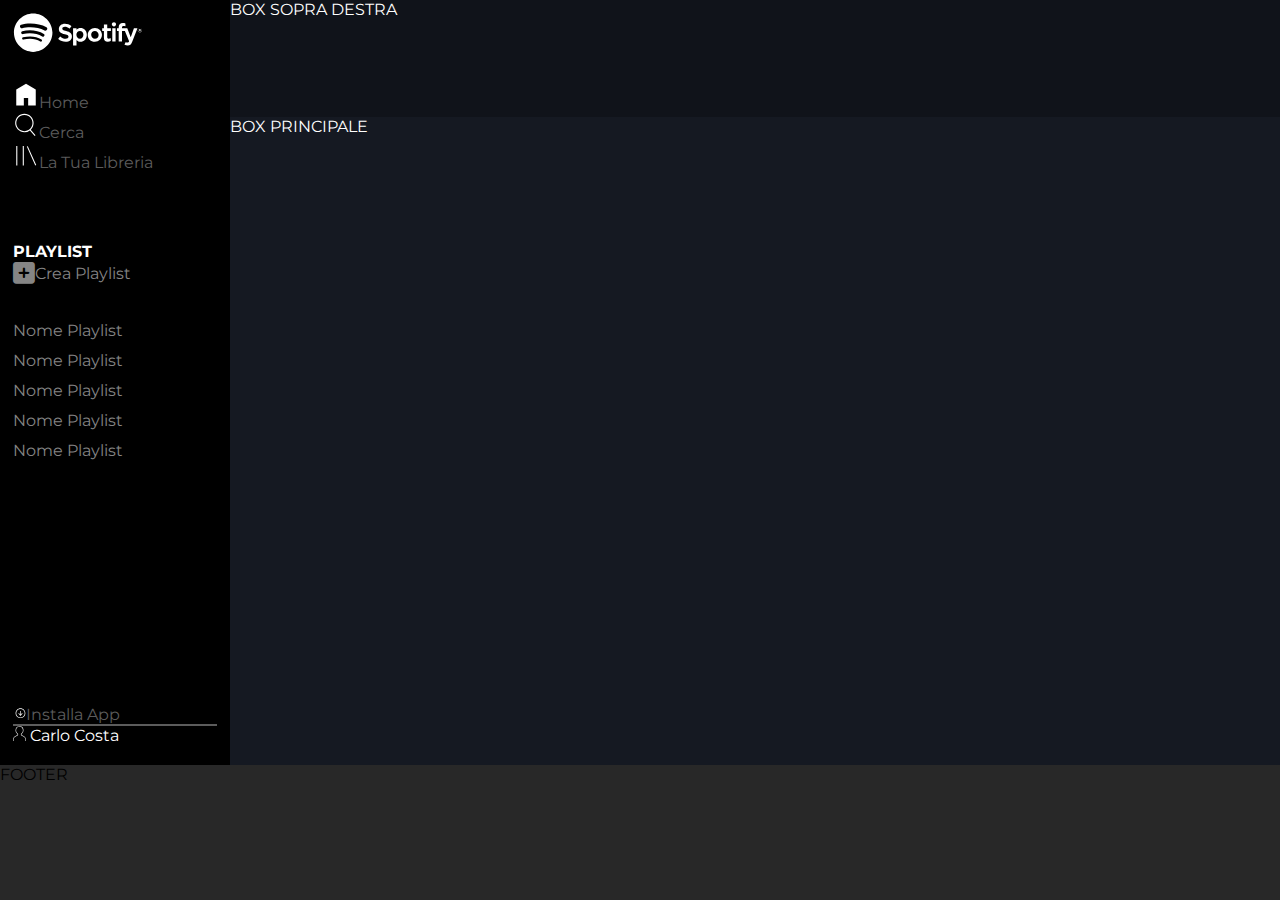
<file: day-1/index.html>
<!DOCTYPE html>
<html lang="en">
<head>
    <meta charset="UTF-8">
    <meta name="viewport" content="width=device-width, initial-scale=1.0">
    <!-- link a font awesome -->
    <link rel="stylesheet" href="https://cdnjs.cloudflare.com/ajax/libs/font-awesome/6.7.2/css/all.min.css" integrity="sha512-Evv84Mr4kqVGRNSgIGL/F/aIDqQb7xQ2vcrdIwxfjThSH8CSR7PBEakCr51Ck+w+/U6swU2Im1vVX0SVk9ABhg==" crossorigin="anonymous" referrerpolicy="no-referrer" >
    <!--link al font montserrat-->
    <link rel="preconnect" href="https://fonts.googleapis.com">
    <link rel="preconnect" href="https://fonts.gstatic.com" crossorigin>
    <link href="https://fonts.googleapis.com/css2?family=Montserrat:ital,wght@0,100..900;1,100..900&family=Nerko+One&display=swap" rel="stylesheet">
    <!-- link al css-->
    <link rel="stylesheet" href="/day-1/style.css">
    <title>Spotify Web</title>

    <!-- progetto web app responsive mobile first -->
</head>
<body>

    <div class="main-container">

    <main>
        <!-- struttura a container con due colonne,all'intyerno di quella di destra due righe -->

        <div class="container">
            <div class="box-left">
                <!-- BOX LEFT -->
                 <div>
                    <img src="/img/logo.svg" alt="logo" id="logo">
                    <img src="/img/logo-small.svg" id="logo-small">
                 </div>
                 <div>
                    <ul>
                        <li>
                            <a href="#">
                                <img src="/img/home.svg" alt="Homepage" ><span class="main-menu-desc">Home</span>
                            </a>
                        </li>

                        <li>
                            <a href="#">
                                <img src="/img/search.svg" alt="Cerca"><span class="main-menu-desc">Cerca</span>
                            </a>
                        </li>

                        <li>
                            <a href="#">
                                <img src="/img/libreria.svg" alt=""><span class="main-menu-desc">La Tua Libreria</span>
                            </a>
                        </li>
                    </ul>
                 </div>

                 <div class="left-center">
                 <section class="playlist">
                    <h4>PLAYLIST</h4>

                    <div class="add-playlist">
                        <div> 
                            <i class="fa-solid fa-square-plus"></i>
                        </div>

                        <div>
                            <span>Crea Playlist</span>
                        </div>

                    </div>

                    <ul>
                        <li><a href="#">Nome Playlist</a></li>
                        <li><a href="#">Nome Playlist</a></li>
                        <li><a href="#">Nome Playlist</a></li>
                        <li><a href="#">Nome Playlist</a></li>
                        <li><a href="#">Nome Playlist</a></li>
                    </ul>

                 </section>
                 </div>
                <div class="left-bottom">
                    <div class="download">
                        <a href="#">
                            <img src="/img/download.svg" alt="download"><span class="install">Installa App</span>
                        </a>
                        
                        <hr class="hr">

                        <div class="profilo">
                            <a href="#">
                                <img src="/img/profile.svg" alt="profile"> <span class="profile">Carlo Costa</span>
                            </a>
                        </div>
                    </div>

                </div>



            </div>

            <div class="box-right">
                <div class="right-header">
                    BOX SOPRA DESTRA
                </div>
                <div class="right-main">
                    BOX PRINCIPALE
                </div>
            </div>


        </div>
    </main>

    <footer>
        <!-- container fisso -->
         FOOTER
    </footer>

    </div>
    
</body>
</html>
</file>
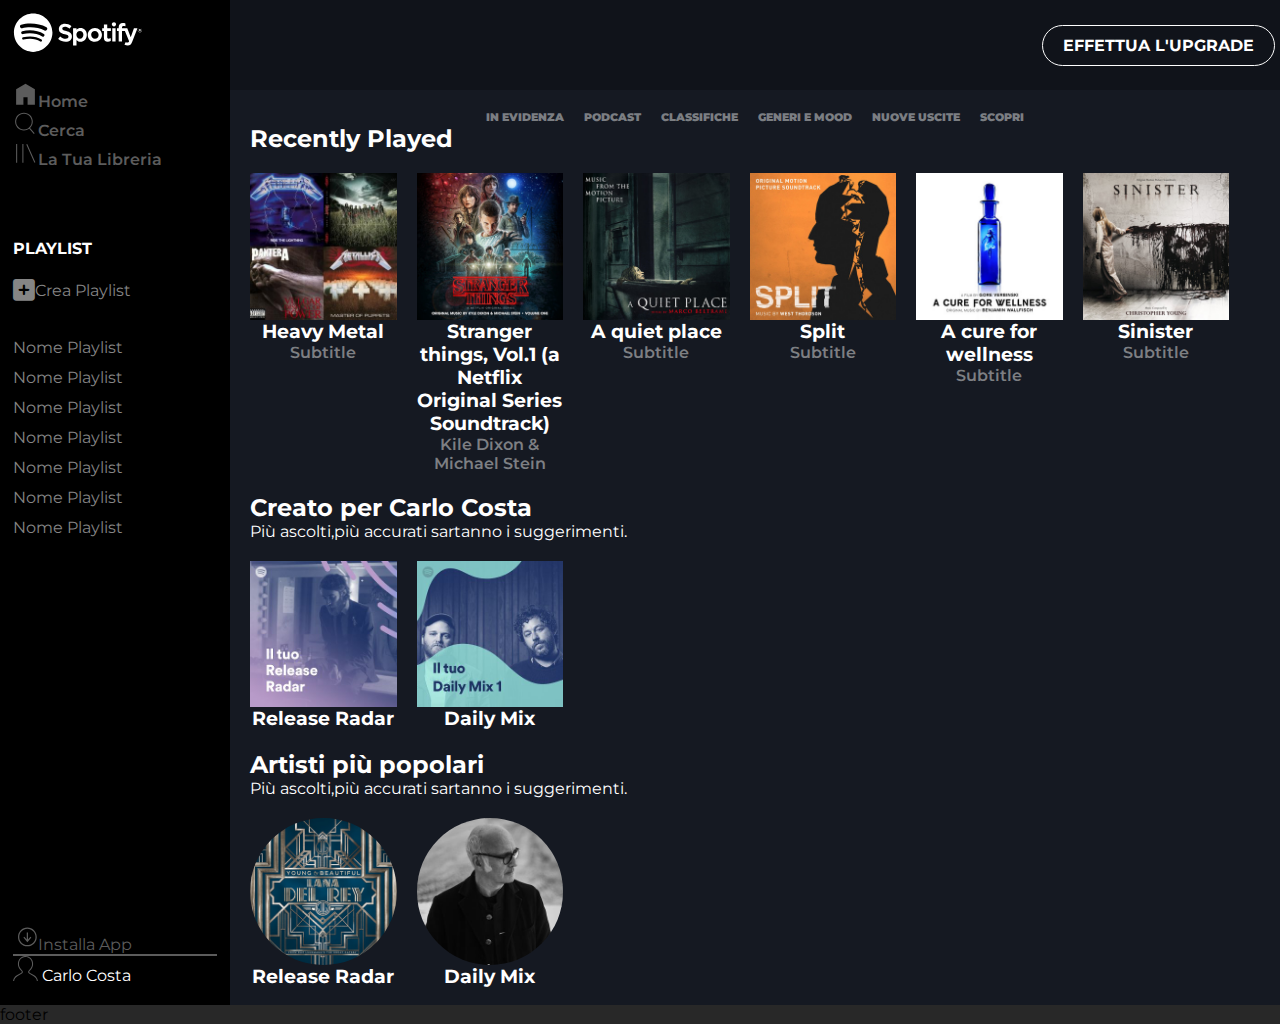
<file: day-2/index.html>
<!DOCTYPE html>
<html lang="en">
<head>
    <meta charset="UTF-8">
    <meta name="viewport" content="width=device-width, initial-scale=1.0">
    <!-- link a font awesome -->
    <link rel="stylesheet" href="https://cdnjs.cloudflare.com/ajax/libs/font-awesome/6.7.2/css/all.min.css" integrity="sha512-Evv84Mr4kqVGRNSgIGL/F/aIDqQb7xQ2vcrdIwxfjThSH8CSR7PBEakCr51Ck+w+/U6swU2Im1vVX0SVk9ABhg==" crossorigin="anonymous" referrerpolicy="no-referrer" >
    <!--link al font montserrat-->
    <link rel="preconnect" href="https://fonts.googleapis.com">
    <link rel="preconnect" href="https://fonts.gstatic.com" crossorigin>
    <link href="https://fonts.googleapis.com/css2?family=Montserrat:ital,wght@0,100..900;1,100..900&family=Nerko+One&display=swap" rel="stylesheet">
    <!-- link al css-->
    <link rel="stylesheet" href="/day-2/style.css">
    <title>Spotify Web</title>

    <!-- progetto web app responsive mobile first -->
</head>
<body>

    <div class="main-container">

    <main>
        <!-- struttura a container con due colonne,all'intyerno di quella di destra due righe -->

        <div class="container">
            <div class="box-left">
                <!-- BOX LEFT -->
                 <div>
                    <img src="/img/logo.svg" alt="logo" id="logo">
                    <img src="/img/logo-small.svg" alt="logo-small" id="logo-small">
                 </div>
                 <div>
                    <ul>
                        <li>
                            <a href="#">
                                <div class="icon-default home"></div><span class="main-menu-desc">Home</span>
                            </a>
                        </li>

                        <li>
                            <a href="#">
                                <div class="icon-default cerca"></div><span class="main-menu-desc">Cerca</span>
                            </a>
                        </li>

                        <li>
                            <a href="#">
                                <div class="icon-default libreria"></div><span class="main-menu-desc">La Tua Libreria</span>
                            </a>
                        </li>
                    </ul>
                 </div>

                 <div class="left-center">
                 <section class="playlist">
                    <h4>PLAYLIST</h4>

                    <div class="add-playlist">
                        <div> 
                            <i class="fa-solid fa-square-plus"></i>
                        </div>

                        <div>
                            <span>Crea Playlist</span>
                        </div>

                    </div>

                    <ul>
                        <li><a href="#">Nome Playlist</a></li>
                        <li><a href="#">Nome Playlist</a></li>
                        <li><a href="#">Nome Playlist</a></li>
                        <li><a href="#">Nome Playlist</a></li>
                        <li><a href="#">Nome Playlist</a></li>
                        <li><a href="#">Nome Playlist</a></li>
                        <li><a href="#">Nome Playlist</a></li>
                    </ul>

                 </section>
                 </div>
                <div class="left-bottom">
                    <div class="download">
                        <a href="#">
                            <div class="icon-default download"></div><span class="install">Installa App</span>
                        </a>
                        
                        <hr class="hr">

                        <div class="profilo">
                            <a href="#">
                                <div class="icon-default profilo"></div> <span class="profile">Carlo Costa</span>
                            </a>
                        </div>
                    </div>

                </div>



            </div>

            <div class="box-right">
                <div class="right-header">
                    <div><strong class="upgrade">EFFETTUA L'UPGRADE</strong></div>
                </div>
                <div class="right-main">
                    

                    <div class="type">
                        <!-- container flex con lista non ordinata di link e div vuoti da usare come hover -->
                         <ul>
                            <li>
                                <strong>IN EVIDENZA</strong>
                                <div class="under-type"></div>
                            </li>

                            <li>
                                <strong>PODCAST</strong>
                                <div class="under-type"></div>
                            </li>

                            <li>
                                <strong>CLASSIFICHE</strong>
                                <div class="under-type"></div>
                            </li>

                            <li>
                                <strong>GENERI E MOOD</strong>
                                <div class="under-type"></div>
                            </li>

                            <li>
                                <strong>NUOVE USCITE</strong>
                                <div class="under-type"></div>
                            </li>

                            <li>
                                <strong>SCOPRI</strong>
                                <div class="under-type"></div>
                            </li>
                         </ul>
                    </div>

                    <section class="recently">

                        <h2>Recently Played</h2>
                        <!-- sezione con 6 card che wrappano a seconda della dimensione in resp -->
                        <div class="card-container">
                            <div class="card">
                                <div class="image-container">
                                    <img src="/img/metal_lifting.jpg" alt="metal">
                                    <div class="album-hover">
                                        <i class="fa-regular fa-circle-play"></i>
                                    </div>
                                </div>
                                <h3>Heavy Metal</h3>
                                <p>Subtitle</p>

                            </div>

                            <div class="card">

                                <div class="image-container">    
                                <img src="/img/stranger.jpeg" alt="stranger">
                                <div class="album-hover">
                                    <i class="fa-regular fa-circle-play"></i>
                                </div>
                                </div>
                                <h3>Stranger things, Vol.1 (a Netflix Original Series Soundtrack)</h3>
                                <p>Kile Dixon & Michael Stein</p>

                            </div>

                            <div class="card">
                                <div class="image-container">
                                <img src="/img/aquietplace.jpeg" alt="">
                                <div class="album-hover">
                                    <i class="fa-regular fa-circle-play"></i>
                                </div>
                                </div>
                                <h3>A quiet place</h3>
                                <p>Subtitle</p>

                            </div>

                            <div class="card">
                                <div class="image-container">
                                <img src="/img/split.jpeg" alt="">
                                <div class="album-hover">
                                    <i class="fa-regular fa-circle-play"></i>
                                </div>
                                </div>
                                <h3>Split</h3>
                                <p>Subtitle</p>

                            </div>

                            <div class="card">
                                <div class="image-container">
                                <img src="/img/cure.jpeg" alt="">
                                <div class="album-hover">
                                    <i class="fa-regular fa-circle-play"></i>
                                </div>
                                </div>
                                <h3>A cure for wellness </h3>
                                <p>Subtitle</p>

                            </div>

                            <div class="card">
                                <div class="image-container">
                                <img src="/img/sinister.jpeg" alt="">
                                <div class="album-hover">
                                    <i class="fa-regular fa-circle-play"></i>
                                </div>
                            </div>
                                <h3>Sinister</h3>
                                <p>Subtitle </p>

                            </div>
                        
                        
                        </div>     

                    </section>

                    <section class="john-Doe">
                        <!-- sezione con due card -->

                        <h2>Creato per Carlo Costa</h2>
                        <p>Più ascolti,più accurati sartanno i suggerimenti.</p>

                        <div class="card-container">
                            <div class="card">
                                <div class="image-container">
                                    <img src="/img/radar.jpeg" alt="radar">
                                        <div class="album-hover">
                                            <i class="fa-regular fa-circle-play"></i>
                                        </div>
                                        
                                <h3>Release Radar</h3>
                                </div>
                            </div>
                                

                            

                            <div class="card">
                                <div class="image-container">
                                    <img src="/img/mixdaily.jpeg" alt="mix-daily">
                                         <div class="album-hover">
                                            <i class="fa-regular fa-circle-play"></i>
                                        </div>
                                    
                                <h3>Daily Mix</h3>
                                
                                </div>
                            </div>                            
                        </div>
                    </section>

                    <section class="popular">
                        <!-- sezione con due card -->
    
                        <h2>Artisti più popolari</h2>
                        <p>Più ascolti,più accurati sartanno i suggerimenti.</p>
    
                        <div class="card-container">
                                <div class="card">
                                    <div class="image-container">
                                        <img src="/img/youg.jpeg" alt="youg">
                                            <div class="album-hover">
                                                <i class="fa-regular fa-circle-play"></i>
                                            </div>
                                    <h3>Release Radar</h3>
                                    </div>
                                    
    
                                </div>
    
                                <div class="card">
                                    <div class="image-container">
                                            <img src="/img/einaudi.jpeg" alt="stranger">
                                                <div class="album-hover">
                                                     <i class="fa-regular fa-circle-play"></i>
                                                </div>
                                    <h3>Daily Mix</h3>
                                    </div>                            
                                </div>
                        </div>
                    </section>
                </div>
            </div>


        </div>
    </main>

    <footer>
        <div class="footer-container">
            footer
        </div>
    </footer>
    


</div>

    
    
</body>
</html>
</file>
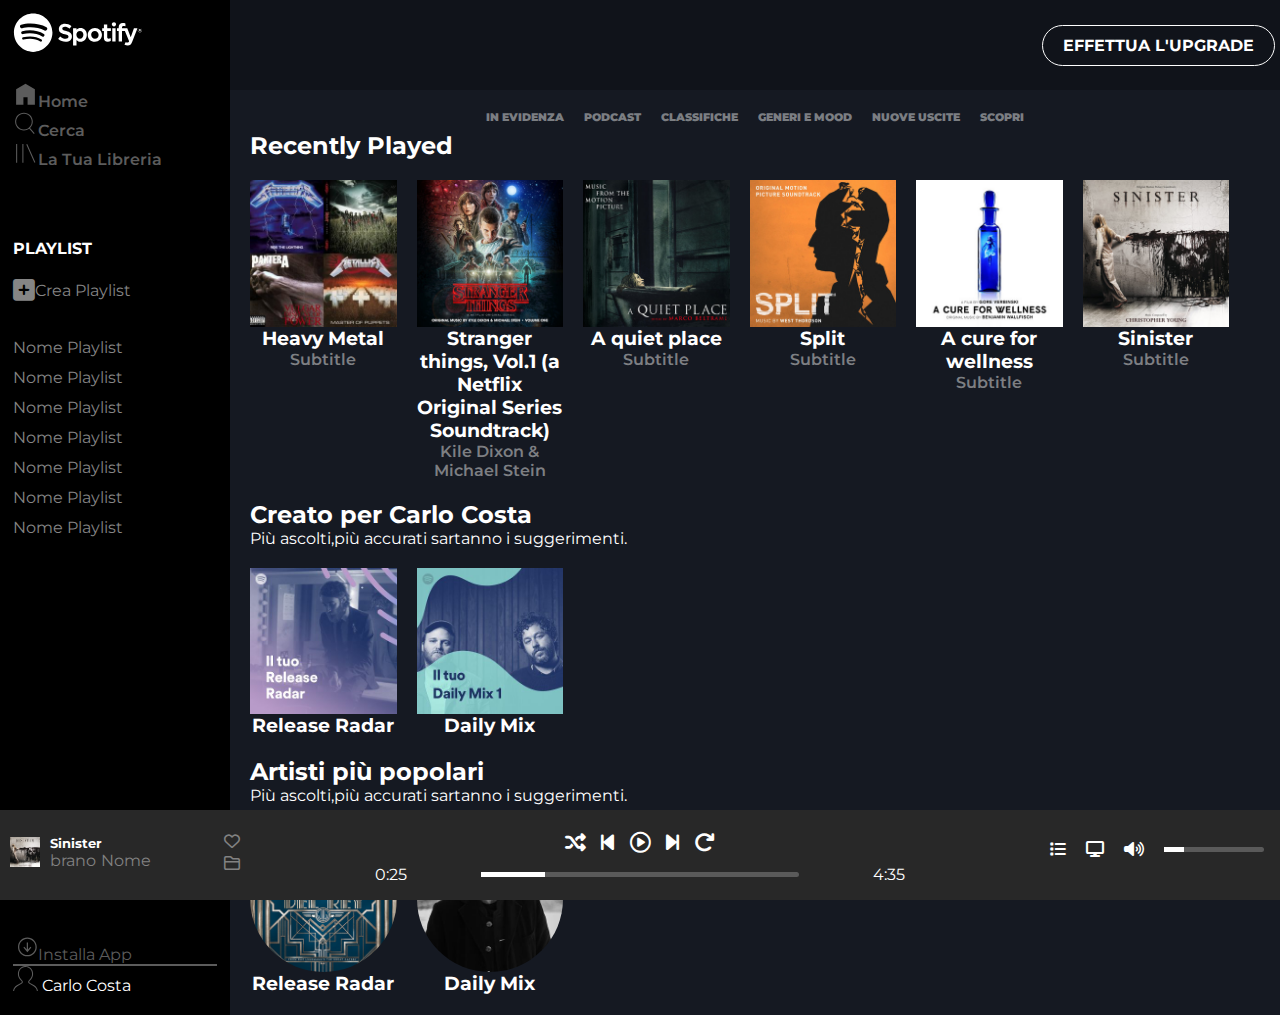
<file: day-3/index.html>
<!DOCTYPE html>
<html lang="en">
<head>
    <meta charset="UTF-8">
    <meta name="viewport" content="width=device-width, initial-scale=1.0">
    <!-- link a font awesome -->
    <link rel="stylesheet" href="https://cdnjs.cloudflare.com/ajax/libs/font-awesome/6.7.2/css/all.min.css" integrity="sha512-Evv84Mr4kqVGRNSgIGL/F/aIDqQb7xQ2vcrdIwxfjThSH8CSR7PBEakCr51Ck+w+/U6swU2Im1vVX0SVk9ABhg==" crossorigin="anonymous" referrerpolicy="no-referrer" >
    <!--link al font montserrat-->
    <link rel="preconnect" href="https://fonts.googleapis.com">
    <link rel="preconnect" href="https://fonts.gstatic.com" crossorigin>
    <link href="https://fonts.googleapis.com/css2?family=Montserrat:ital,wght@0,100..900;1,100..900&family=Nerko+One&display=swap" rel="stylesheet">
    <!-- link al css-->
    <link rel="stylesheet" href="/day-3/style.css">
    <title>Spotify Web</title>

    <!-- progetto web app responsive mobile first -->
</head>
<body>

    <div class="main-container">

    <main>
        <!-- struttura a container con due colonne,all'intyerno di quella di destra due righe -->

        <div class="container">
            <div class="box-left">
                <!-- BOX LEFT -->
                 <div>
                    <img src="../img/logo.svg" alt="logo" id="logo">
                    <img src="../img/logo-small.svg" alt="logo-small" id="logo-small">
                 </div>
                 <div>
                    <ul>
                        <li>
                            <a href="#">
                                <div class="icon-default home"></div><span class="main-menu-desc">Home</span>
                            </a>
                        </li>

                        <li>
                            <a href="#">
                                <div class="icon-default cerca"></div><span class="main-menu-desc">Cerca</span>
                            </a>
                        </li>

                        <li>
                            <a href="#">
                                <div class="icon-default libreria"></div><span class="main-menu-desc">La Tua Libreria</span>
                            </a>
                        </li>
                    </ul>
                 </div>

                 <div class="left-center">
                 <section class="playlist">
                    <h4>PLAYLIST</h4>

                    <div class="add-playlist">
                        <div> 
                            <i class="fa-solid fa-square-plus"></i>
                        </div>

                        <div>
                            <span>Crea Playlist</span>
                        </div>

                    </div>

                    <ul>
                        <li><a href="#">Nome Playlist</a></li>
                        <li><a href="#">Nome Playlist</a></li>
                        <li><a href="#">Nome Playlist</a></li>
                        <li><a href="#">Nome Playlist</a></li>
                        <li><a href="#">Nome Playlist</a></li>
                        <li><a href="#">Nome Playlist</a></li>
                        <li><a href="#">Nome Playlist</a></li>
                    </ul>

                 </section>
                 </div>
                <div class="left-bottom">
                    <div class="download">
                        <a href="#">
                            <div class="icon-default download"></div><span class="install">Installa App</span>
                        </a>
                        
                        <hr class="hr">

                        <div class="profilo">
                            <a href="#">
                                <div class="icon-default profilo"></div> <span class="profile">Carlo Costa</span>
                            </a>
                        </div>
                    </div>

                </div>



            </div>

            <div class="box-right">
                <div class="right-header">
                    <div><strong class="upgrade">EFFETTUA L'UPGRADE</strong></div>
                </div>
                <div class="right-main">
                    

                    <div class="type">
                        <!-- container flex con lista non ordinata di link e div vuoti da usare come hover -->
                         <ul>
                            <li>
                                <strong>IN EVIDENZA</strong>
                                <div class="under-type"></div>
                            </li>

                            <li>
                                <strong>PODCAST</strong>
                                <div class="under-type"></div>
                            </li>

                            <li>
                                <strong>CLASSIFICHE</strong>
                                <div class="under-type"></div>
                            </li>

                            <li>
                                <strong>GENERI E MOOD</strong>
                                <div class="under-type"></div>
                            </li>

                            <li>
                                <strong>NUOVE USCITE</strong>
                                <div class="under-type"></div>
                            </li>

                            <li>
                                <strong>SCOPRI</strong>
                                <div class="under-type"></div>
                            </li>
                         </ul>
                    </div>

                    <section class="recently">

                        <h2>Recently Played</h2>
                        <!-- sezione con 6 card che wrappano a seconda della dimensione in resp -->
                        <div class="card-container">
                            <div class="card">
                                <div class="image-container">
                                    <img src="../img/metal_lifting.jpg" alt="metal">
                                    <div class="album-hover">
                                        <i class="fa-regular fa-circle-play"></i>
                                    </div>
                                </div>
                                <h3>Heavy Metal</h3>
                                <p>Subtitle</p>

                            </div>

                            <div class="card">

                                <div class="image-container">    
                                <img src="../img/stranger.jpeg" alt="stranger">
                                <div class="album-hover">
                                    <i class="fa-regular fa-circle-play"></i>
                                </div>
                                </div>
                                <h3>Stranger things, Vol.1 (a Netflix Original Series Soundtrack)</h3>
                                <p>Kile Dixon & Michael Stein</p>

                            </div>

                            <div class="card">
                                <div class="image-container">
                                <img src="../img/aquietplace.jpeg" alt="">
                                <div class="album-hover">
                                    <i class="fa-regular fa-circle-play"></i>
                                </div>
                                </div>
                                <h3>A quiet place</h3>
                                <p>Subtitle</p>

                            </div>

                            <div class="card">
                                <div class="image-container">
                                <img src="../img/split.jpeg" alt="">
                                <div class="album-hover">
                                    <i class="fa-regular fa-circle-play"></i>
                                </div>
                                </div>
                                <h3>Split</h3>
                                <p>Subtitle</p>

                            </div>

                            <div class="card">
                                <div class="image-container">
                                <img src="../img/cure.jpeg" alt="">
                                <div class="album-hover">
                                    <i class="fa-regular fa-circle-play"></i>
                                </div>
                                </div>
                                <h3>A cure for wellness </h3>
                                <p>Subtitle</p>

                            </div>

                            <div class="card">
                                <div class="image-container">
                                <img src="../img/sinister.jpeg" alt="">
                                <div class="album-hover">
                                    <i class="fa-regular fa-circle-play"></i>
                                </div>
                            </div>
                                <h3>Sinister</h3>
                                <p>Subtitle </p>

                            </div>
                        
                        
                        </div>     

                    </section>

                    <section class="john-Doe">
                        <!-- sezione con due card -->

                        <h2>Creato per Carlo Costa</h2>
                        <p>Più ascolti,più accurati sartanno i suggerimenti.</p>

                        <div class="card-container">
                            <div class="card">
                                <div class="image-container">
                                    <img src="../img/radar.jpeg" alt="radar">
                                        <div class="album-hover">
                                            <i class="fa-regular fa-circle-play"></i>
                                        </div>
                                        
                                <h3>Release Radar</h3>
                                </div>
                            </div>
                                

                            

                            <div class="card">
                                <div class="image-container">
                                    <img src="../img/mixdaily.jpeg" alt="mix-daily">
                                         <div class="album-hover">
                                            <i class="fa-regular fa-circle-play"></i>
                                        </div>
                                    
                                <h3>Daily Mix</h3>
                                
                                </div>
                            </div>                            
                        </div>
                    </section>

                    <section class="popular">
                        <!-- sezione con due card -->
    
                        <h2>Artisti più popolari</h2>
                        <p>Più ascolti,più accurati sartanno i suggerimenti.</p>
    
                        <div class="card-container">
                                <div class="card">
                                    <div class="image-container">
                                        <img src="../img/youg.jpeg" alt="youg">
                                            <div class="album-hover">
                                                <i class="fa-regular fa-circle-play"></i>
                                            </div>
                                    <h3>Release Radar</h3>
                                    </div>
                                    
    
                                </div>
    
                                <div class="card">
                                    <div class="image-container">
                                            <img src="../img/einaudi.jpeg" alt="stranger">
                                                <div class="album-hover">
                                                     <i class="fa-regular fa-circle-play"></i>
                                                </div>
                                    <h3>Daily Mix</h3>
                                    </div>                            
                                </div>
                        </div>
                    </section>
                </div>
            </div>


        </div>
    </main>

    <footer>
        <div class="footer-container">

            <div class="footer-left">
                
                <div class="song">
                    <img src="../img/sinister.jpeg" alt="sinister">
                    <div class="info-song">
                    <h5>Sinister</h5>
                    
                    <div class="name-song">
                    <span>brano</span>
                    
                    <span>Nome</span>
                    </div>

                    </div>
                </div>

                <div class="favorit">
                    <i class="fa-regular fa-heart"></i>
                    <i class="fa-regular fa-folder-closed"></i>
                </div>

            </div>

            <div class="footer-center">
                

                <div class="tools">
                    <ul>
                        <li><i class="fa-solid fa-shuffle"></i></li>
                        <li><i class="fa-solid fa-backward-step"></i></li>
                        <li><i class="fa-regular fa-circle-play"></i></li>
                        <li><i class="fa-solid fa-forward-step"></i></li>
                        <li><i class="fa-solid fa-arrow-rotate-right"></i></li>
                    </ul>
                </div>

                <div class="time">

                    <span>0:25</span>
                    <div class="container-barra">
                    <div class="barra"></div>
                    </div>
                    <span>4:35</span>
                </div>

            </div>
            
            <div class="footer-right">
                

                <div class="volume">
                    <ul>
                        <li><i class="fa-solid fa-list"></i></li>
                        <li><i class="fa-solid fa-display"></i></li>
                        <li><i class="fa-solid fa-volume-high"></i></li>
                        <li>
                            <div class="container-barra-dx">
                                <div class="barra-dx"></div>
                            </div>
                        </li>
                    </ul>
                </div>

            </div>
        </div>
    </footer>
    
</div>

    
    
</body>
</html>
</file>
<file: day-1/style.css>
/* RESET */

*{
    margin: 0;
    padding: 0;
    box-sizing: border-box;
    font-family: "Montserrat", serif;
}

/* COMMON */

body{
    height: 100%;
}

.main-container{
    display: flex;
    flex-direction: column;
    height: 100vh;
    /* background-color: aqua; */
    
}

img {
    width: 100%;
    display: block;
}

li {
    list-style-type: none;
    
}

a{
    text-decoration: none;
    color: #5c5c5c;
}

/* MAIN */

.container {
    display: flex;
    justify-content: space-between;
    flex-grow: 1;
    
}

.box-left{
    /* width: 25%;  */
    background-color: lightblue;
    height: 85vh;
    padding: 13px 13px 20px;
    display: flex;
    flex-direction: column;
    justify-content: flex-start;
    
}

.box-right{
    display: flex;
    flex-direction: column;
    /* width: 75%; */
    flex-grow: 1;
    /* height: 85vh;     */
    /* background-color: chocolate; */
}

.right-header{
    background-color: #10131a;
    color: #ffffff;
    flex-grow: 1;
    height: 13vh;
}

.right-main{
    background-color: #151922;
    color: #ffffff;
    flex-grow: 1;
    height: 72vh;
}

/* BOX-LEFT */
.box-left{
    background-color: #000000;
    color: #5c5c5c;
    
    
}
#logo{
    display: none;
}

#logo-small{
    width: 27px;
}

.box-left ul{
    margin-top: 30px;
}


.box-left li img{
    display: inline;
    width: 26px; 
     
}

.main-menu-desc{
    display: none;
}

.left-center{
    margin-top: 70px;
}

.playlist{
    
    color: #858585;
    display: none; 
}

.playlist h4{
    color: #ffffff;
    
}

.playlist li a{
    color: #858585;
    line-height: 30px;

}

.add-playlist{
    display: flex;
    align-items: center;
}

.fa-square-plus{
    font-size: 25px;
}

.left-bottom{
margin-top: auto;
}

.download img{
    display: inline-block;
    width: 13px;
    
}

.install,.profile,.hr {
    display: none;
}




/* FOOTER */

footer{
    width: 100%;
    height: 15vh;
    background-color: #282828;
}



/* RESPONSIVE */

/* TABLET */


/* @media screen and (min-width:768px)  {
    
} */



/* COMPUTER */

@media screen and (min-width:992px)  {

    #logo {
        display: block;
        width: 130px;
    }

    #logo-small {
        display: none;
    }

    .main-menu-desc{
        display: unset;
    }

    .playlist {
        display: unset;   
    }
    
    .install,.profile{
        display: unset;
    }

    .hr{
        display: block;
        border: 1px solid #5c5c5c;
    }

    .profile{
        color: #ffffff;
        
    }

    .box-left{
        width: 230px;
    }
}
</file>
<file: day-2/style.css>
/* RESET */

*{
    margin: 0;
    padding: 0;
    box-sizing: border-box;
    font-family: "Montserrat", serif;
}

/* COMMON */

body{
    height: 100%;
}

.main-container{
    display: flex;
    flex-direction: column;
    height: 100vh;
    flex-grow: 1;

    /* background-color: aqua; */
    
}

img {
    width: 100%;
    display: block;
}

li {
    list-style-type: none;
    
}

a{
    text-decoration: none;
    color: #5c5c5c;
}

/* MAIN */

.container {
    display: flex;
    justify-content: space-between;
    flex-grow: 1;
    min-height: 0;
}

.box-left{
    width: 50px;
    background-color: lightblue;
    /* height: 85vh; */
    padding: 13px 13px 20px;
    flex-shrink: 0;
    display: flex;
    flex-direction: column;
    justify-content: flex-start;
    background-color: #000000;
    color: #5c5c5c;
    
}

.box-right{
    display: flex;
    flex-direction: column;
    /* width: 75%; */
    flex-grow: 1;
    /* overflow-y: auto; */
    /* height: 85vh;     */
    /* background-color: chocolate; */
}

.right-header{
    background-color: #10131a;
    color: #ffffff;
    flex-grow: 1;
    height: 90px;
    /* height: 13vh; */

}

.right-main{
    background-color: #151922;
    color: #ffffff;
    flex-grow: 1;
    height: 915px;
    overflow-y: auto;
    /* height: 72vh; */
}

/* BOX-LEFT */

#logo{
    display: none;
}

#logo-small{
    width: 27px;
}

.box-left ul{
    margin-top: 30px;
}

.box-left ul li{
    display: flex;
    justify-content: center;
    align-items: center;
    
}

.icon-default{
    width: 25px;
    height: 25px;
    background-color: #5c5c5c ;
    display: inline-block;
}

.icon-default.home{
    mask-image: url(/img/home.svg);
    mask-size: cover;
}

.icon-default.cerca{
    mask-image: url(/img/search.svg);
    mask-size: cover;
}

.icon-default.libreria{
    mask-image: url(/img/libreria.svg);
    mask-size: cover;
}

.icon-default.download{
    mask-image: url(/img/download.svg);
    mask-size: cover;
}

.icon-default.profilo{
    mask-image: url(/img/profile.svg);
    mask-size: cover;
}



.main-menu-desc{
    display: none;
}

.left-center{
    margin-top: 70px;
}

.playlist{
    
    color: #858585;
    display: none; 
}

.playlist h4{
    color: #ffffff;
    margin-bottom: 20px;
    
}

.playlist li a{
    color: #858585;
    line-height: 30px;

}

.add-playlist{
    display: flex;
    align-items: center;
}

.fa-square-plus{
    font-size: 25px;
}

.left-bottom{
margin-top: auto;
}

.download img{
    display: inline-block;
    width: 13px;
    
}

.profile{
    color: #ffffff;
    
}

.install,.profile,.hr {
    display: none;
}

/* BOX RIGHT TOP */
.box-right{
    overflow-y: scroll;  
}

.right-header{
    display: flex;
    justify-content: flex-end;
    align-items: center;
    padding-right: 5px;
}
.upgrade{
    padding: 10px 20px;
    border-radius: 40px;
    border: 1px solid #ffffff;
    width: 215px;
}

/* BOX RIGHT MAIN */

    /* type */

.type{
    display: flex;
    justify-content: center;
    padding: 0 20px;
    
}

.type ul{
    display: flex;
    gap: 20px;
    padding-top: 20px;
    flex-wrap: wrap;
    justify-content: center;
}

.type li{
    width: calc(25% - 20px);
    font-size: 0.7em;
    font-weight: 700;
    color: #7b7e82;
    text-align: center;
    display: flex;
    flex-direction: column;  
}

.under-type{
    width: 30px;
    border: 1px solid #151922;
    align-self: center;
    margin-top: 5px;
    display: none;
}


.type li:hover .under-type {
    border-color: #adff2f; 
    background-color: #adff2f; 
    display: block;  
}

    /* section */


.recently,
.john-Doe,
.popular
{
    padding: 0 20px; 
    
}

.card-container{
    display: flex;
    flex-wrap: wrap; 
    justify-content: space-between; 
    gap: 20px;
    margin-top: 20px;
}

.card img {
    max-width: 100%;
    
  }

.card{
    width: calc(50% - 10px);
    margin-bottom: 20px;
    text-align: center; 
}

.popular img{
    border-radius: 51%;
}

.card p{
    color: #7d7f83;
    font-weight: 600;
}

/* hover su album */
.image-container{
    position: relative;
}

.album-hover{
    position: absolute;
    background-color: rgba(0, 0, 0, 0.5);
    top: 0;
    left: 0;
    width: 100%;
    height: 100%;
    display: none;
    align-items: center;
    justify-content: center;
}

.image-container:hover .album-hover{
    display: flex;
    color: #ffffff;
    font-size: 50px;

}


/* FOOTER */

footer{
    width: 100%;
    height: 90px;
    background-color: #282828;
    /* position: fixed;
    left: 0;
    bottom: 0;
    z-index: 5; */
}


/* RESPONSIVE */

/* SMALL */


@media screen and (min-width:576px)  {


    .box-left{
        width: 230px;
    }

    #logo {
        display: block;
        width: 130px;
    }

    #logo-small {
        display: none;
    }

    .box-left ul li{
        
        justify-content:flex-start;
        
    }

    .main-menu-desc{
        display: unset;
        font-weight: 600;
    }

    .playlist {
        display: unset;   
    }
    
    .install,.profile{
        display: unset;
    }

    .hr{
        display: block;
        border: 1px solid #5c5c5c;
    }

    /* .type li{
        width: calc(33% - 20px);
        font-size: 0.8em;
    } */
    

    
}


/* MEDIUM */

@media screen and (min-width:768px)  {

    /* .type li{
        width: calc(20% - 20px);
        font-size: 0.9em;
    } */

    .card-container{
        justify-content: flex-start;

    }

    .card{
        width: calc(25% - 15px);
        margin-bottom: 20px;
        text-align: center; 
    }
    

}


/* COMPUTER */

@media screen and (min-width:992px)  {

    .type ul{
        display: flex;
        gap: 20px;
        padding-top: 20px;
        flex-wrap: nowrap;
        justify-content: center;
        white-space: nowrap;
    }

    .card{
        width: calc(15% - 5px);
        margin-bottom: 20px;
        text-align: center; 
    }



 




}
</file>
<file: day-3/style.css>
/* RESET */

*{
    margin: 0;
    padding: 0;
    box-sizing: border-box;
    font-family: "Montserrat", serif;
}

/* COMMON */



.main-container{
    display: flex;
    flex-direction: column;
    /* height: 100vh; */
    flex-grow: 1;
    /* background-color: aqua; */  
}

img {
    width: 100%;
    display: block;
}

li {
    list-style-type: none; 
}

a{
    text-decoration: none;
    color: #5c5c5c;
}

/* HOVER COMMON */


a:hover, .playlist:hover, .main-menu-desc:hover, .under-type:hover, .profile:hover, .song h5:hover, 
.name-song span:hover, .card h3:hover, .card p:hover, i:hover, li a:hover, .type li:hover {
    color: #ffffff;     
}

.right-header .upgrade:hover {
    background-color: #092086; 
    transform: scale(1.5); 
}

i:hover {
    transform: scale(1.5); 
}


/* MAIN BOXES */

.container {
    display: flex;
    justify-content: space-between;
    flex-grow: 1;
    min-height: 0;
}

.box-left{
    width: 50px;
    background-color: lightblue;
    /* height: 85vh; */
    padding: 13px 13px 20px;
    flex-shrink: 0;
    display: flex;
    flex-direction: column;
    justify-content: flex-start;
    background-color: #000000;
    color: #5c5c5c;
    
}

.box-right{
    display: flex;
    flex-direction: column;
    /* width: 75%; */
    flex-grow: 1;
    /* overflow-y: auto; */
    /* height: 85vh;     */
    /* background-color: chocolate; */
    overflow-y: scroll; 
}

.right-header{
    background-color: #10131a;
    color: #ffffff;
    flex-grow: 1;
    height: 90px;
    /* height: 13vh; */
    display: flex;
    justify-content: flex-end;
    align-items: center;
    padding-right: 5px;
}

.right-main{
    background-color: #151922;
    color: #ffffff;
    flex-grow: 1;
    /* height: 915px; */
    overflow-y: auto;
    /* height: 72vh; */
}

/* BOX-LEFT */

#logo{
    display: none;
}

#logo-small{
    width: 27px;
}

.box-left ul{
    margin-top: 30px;
}

.box-left ul li{
    display: flex;
    justify-content: center;
    align-items: center;
}

.icon-default{
    width: 25px;
    height: 25px;
    background-color: #5c5c5c ;
    display: inline-block;
}

.icon-default.home{
    mask-image: url(/img/home.svg);
    mask-size: cover;
}

.icon-default.cerca{
    mask-image: url(/img/search.svg);
    mask-size: cover;
}

.icon-default.libreria{
    mask-image: url(/img/libreria.svg);
    mask-size: cover;
}

.icon-default.download{
    mask-image: url(/img/download.svg);
    mask-size: cover;
}

.icon-default.profilo{
    mask-image: url(/img/profile.svg);
    mask-size: cover;
}

.main-menu-desc{
    display: none;
}

.left-center{
    margin-top: 70px;
}

.playlist{ 
    color: #858585;
    display: none; 
}

.playlist h4{
    color: #ffffff;
    margin-bottom: 20px;
}

.playlist li a{
    color: #858585;
    line-height: 30px;
}

.add-playlist{
    display: flex;
    align-items: center;
}

.fa-square-plus{
    font-size: 25px;
}

.left-bottom{
    margin-top: auto;
}

.download img{
    display: inline-block;
    width: 13px;   
}

.profile{
    color: #ffffff; 
}

.install,.profile,.hr {
    display: none;
}

/* BOX RIGHT TOP */

.upgrade{
    padding: 10px 20px;
    border-radius: 40px;
    border: 1px solid #ffffff;
    width: 215px;
}

/* BOX RIGHT MAIN */

    /* type */

.type{
    display: flex;
    justify-content: center;
    padding: 0 20px;  
}

.type ul{
    display: flex;
    gap: 20px;
    padding-top: 20px;
    flex-wrap: wrap;
    justify-content: center;
}

.type li{
    /* width: calc(25% - 20px); */
    flex-wrap: wrap;
    font-size: 0.7em;
    font-weight: 700;
    color: #7b7e82;
    text-align: center;
    display: flex;
    flex-direction: column;  
    margin-bottom: 50   px;
}

.under-type{
    width: 30px;
    border: 1px solid #151922;
    align-self: center;
    margin-top: 5px;
    display: block;
}


.type li:hover .under-type {
    
    border-color: #adff2f; 
    background-color: #adff2f; 
    display: block;  
}

    /* section */


.recently,
.john-Doe,
.popular
{
    padding: 0 20px;   
}

.card-container{
    display: flex;
    flex-wrap: wrap; 
    justify-content: space-between; 
    gap: 20px;
    margin-top: 20px;
}

.card img {
    max-width: 100%; 
  }

.card{
    width: calc(50% - 10px);
    margin-bottom: 20px;
    text-align: center; 
}

.popular img{
    border-radius: 51%;
}

.card p{
    color: #7d7f83;
    font-weight: 600;
}

/* hover su album */
.image-container{
    position: relative;
}

.album-hover{
    position: absolute;
    background-color: rgba(0, 0, 0, 0.5);
    top: 0;
    left: 0;
    width: 100%;
    height: 100%;
    display: none;
    align-items: center;
    justify-content: center;
}

.image-container:hover .album-hover{
    display: flex;
    color: #ffffff;
    font-size: 50px;
}


/* FOOTER */

footer{
    width: 100%;
    height: 90px;
    background-color: #282828;
    position: fixed;
    left: 0;
    bottom: 0;
    z-index: 5;
}

.footer-container{
    display: flex;
    justify-content: space-between;
    padding: 10px;
    align-self: center;
}

/* FOOTER-LEFT */

.footer-left{
    /* background-color: #adff2f; */
    display: flex;
    max-width: 140px;
    flex-grow: 1;
    flex-shrink: 0;
    justify-content: space-between;
}

.song{
    display: flex;
    flex-direction: row;
    justify-content: space-between;
    color: #ffffff;
}

.song img{
    max-width: 30px;
    height: 30px;
    align-self: center;
}

.song span{
    color: #828282;
    padding-right: 5px;
}

.info-song{
    display: flex;
    flex-direction: column;
    justify-content: center;
    padding: 0 10px;
}

.favorit{
    display: flex;
    flex-direction: column;
    color: #828282;
    align-self: center;
}

.favorit i{
    padding: 3px 0;
}


/* FOOTER-CENTER */



.footer-center{
    display: flex;
    flex-direction: column;
    align-items: center;
}

.tools{
    color: #ffffff;
    width: 190px;
    padding: 10px 0;
}

.tools ul{
        display: flex;
        flex-grow: 1;
        justify-content: space-between;
        padding: 0 20px;   
}

.tools ul li{
    font-size: 1.3em;
    
}

.time{
    display: flex;
    width: 190px;
    justify-content: space-between;
    align-items: center;
    color: #ffffff;
}

.container-barra{
    width: 60%;
    height: 5px;
    background-color: #5a5a5a;
    border-radius: 5px;
}

.barra{
    width: 20%;
    height: 100%;
    background-color: #ffffff;

}

/* FOOTER-RIGHT */

.footer-right{
    display: flex;
    max-width: 230px;
    flex-grow: 1;
    flex-shrink: 0;
    color: #ffffff;
}

.volume ul{
    
    display: flex;
    justify-content: space-between;
    padding: 20px 10px; 
    gap: 20px;
    align-items: center;
}

.container-barra-dx{
    vertical-align: middle;
    width: 50px;
    height: 5px;
    background-color: #5a5a5a;
    border-radius: 5px;
}

.barra-dx{
    width: 20%;
    height: 100%;
    background-color: #ffffff;
}


/* RESPONSIVE */

/* SMALL */


@media screen and (min-width:576px)  {


    .box-left{
        width: 230px;
    }

    #logo {
        display: block;
        width: 130px;
    }

    #logo-small {
        display: none;
    }

    .box-left ul li{
        justify-content:flex-start;
    }

    .main-menu-desc{
        display: unset;
        font-weight: 600;
    }

    .playlist {
        display: unset;   
    }
    
    .install,.profile{
        display: unset;
    }

    .hr{
        display: block;
        border: 1px solid #5c5c5c;
    }

    /* .type li{
        width: calc(33% - 20px);
        font-size: 0.8em;
    } */

    .song img{
        max-width: 40px;
        max-height: 40px;
    }
    
    .footer-left{
        max-width: 190px;
    }

    .name-song{
        display: flex;
    }

    .container-barra-dx{
        width: 70px;
    }
    
       
}


/* MEDIUM */

@media screen and (min-width:768px)  {

    /* .type li{
        width: calc(20% - 20px);
        font-size: 0.9em;
    } */

    .card-container{
        justify-content: flex-start;

    }

    .card{
        width: calc(25% - 15px);
        margin-bottom: 20px;
        text-align: center; 
    }

    .footer-left{
        max-width: 230px;
    }

    .time{
        width: 320px;
    }

    .container-barra-dx{
        width: 100px;
    }


}


/* COMPUTER */

@media screen and (min-width:992px)  {

    .type ul{
        display: flex;
        gap: 20px;
        padding-top: 20px;
        flex-wrap: nowrap;
        justify-content: center;
        white-space: nowrap;
    }

    .card{
        width: calc(15% - 5px);
        margin-bottom: 20px;
        text-align: center; 
    }

    .time{
        width: 530px;
    }

}
</file>
